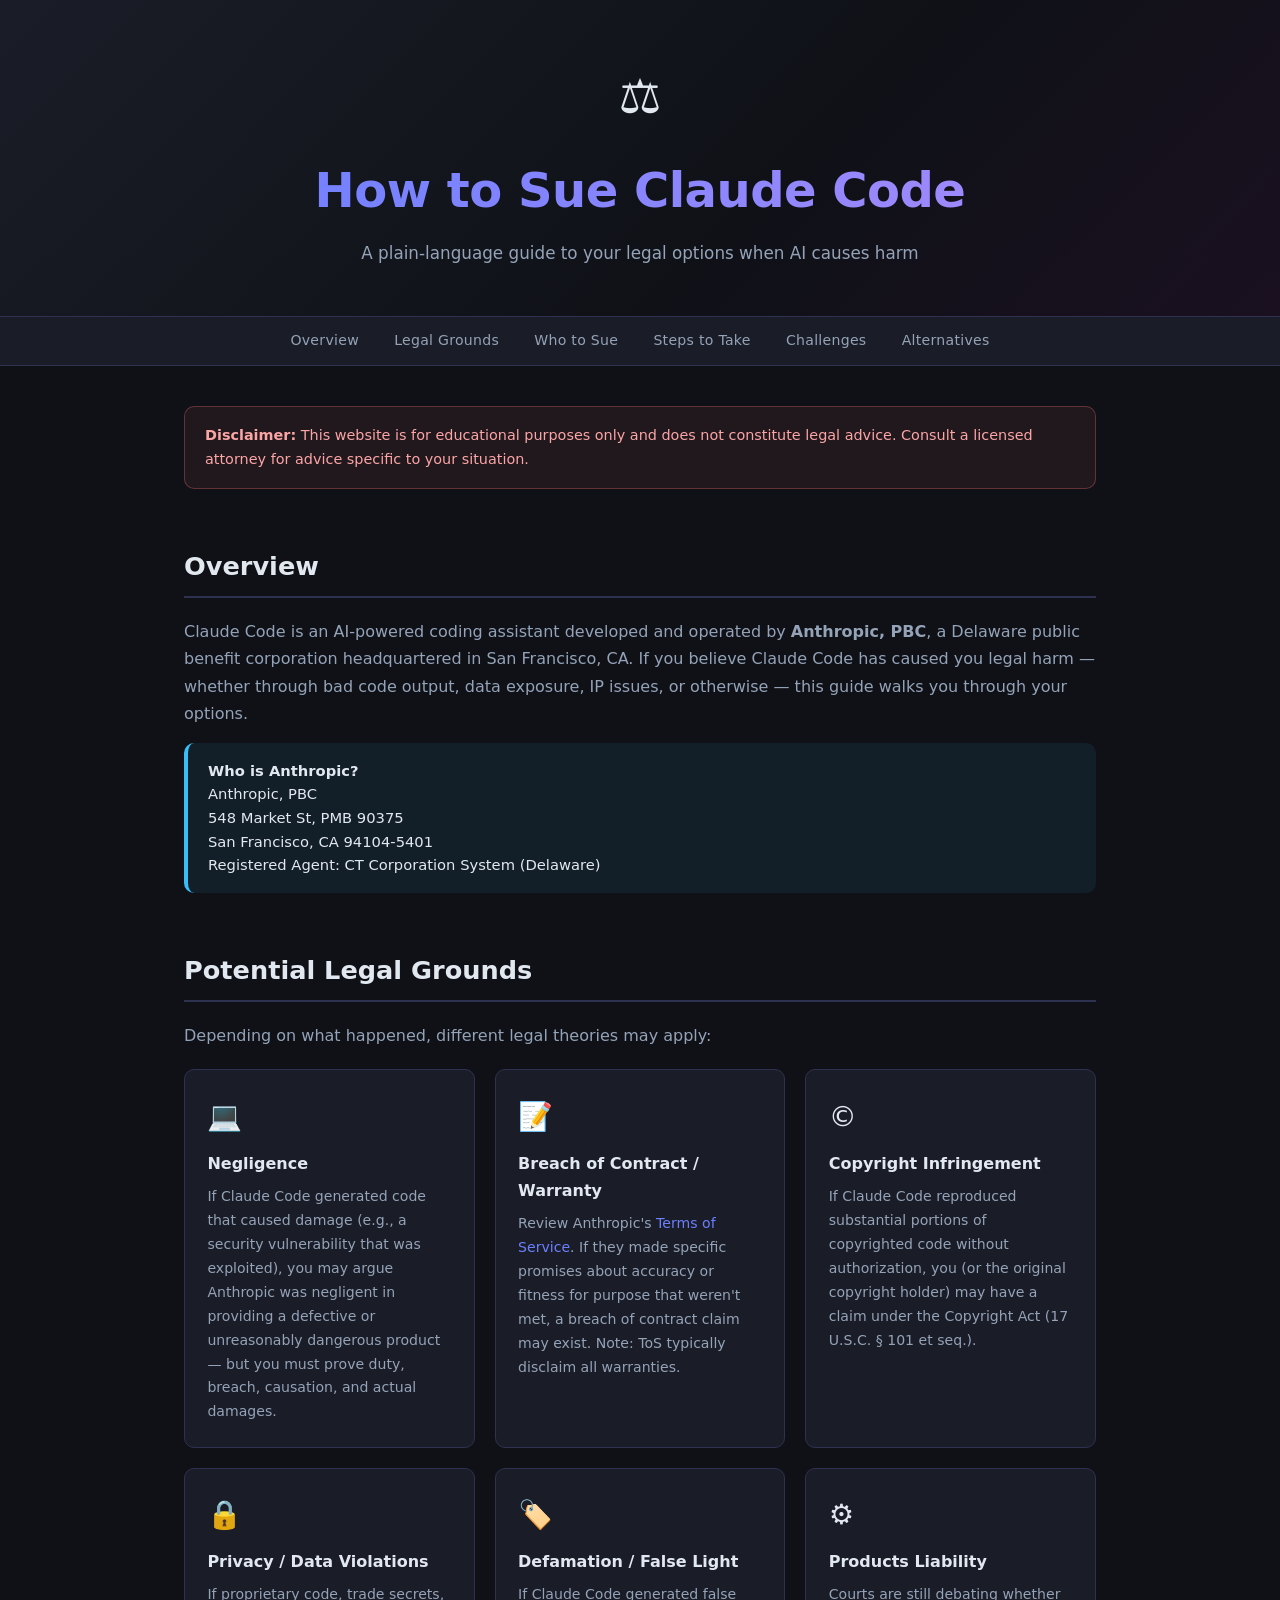
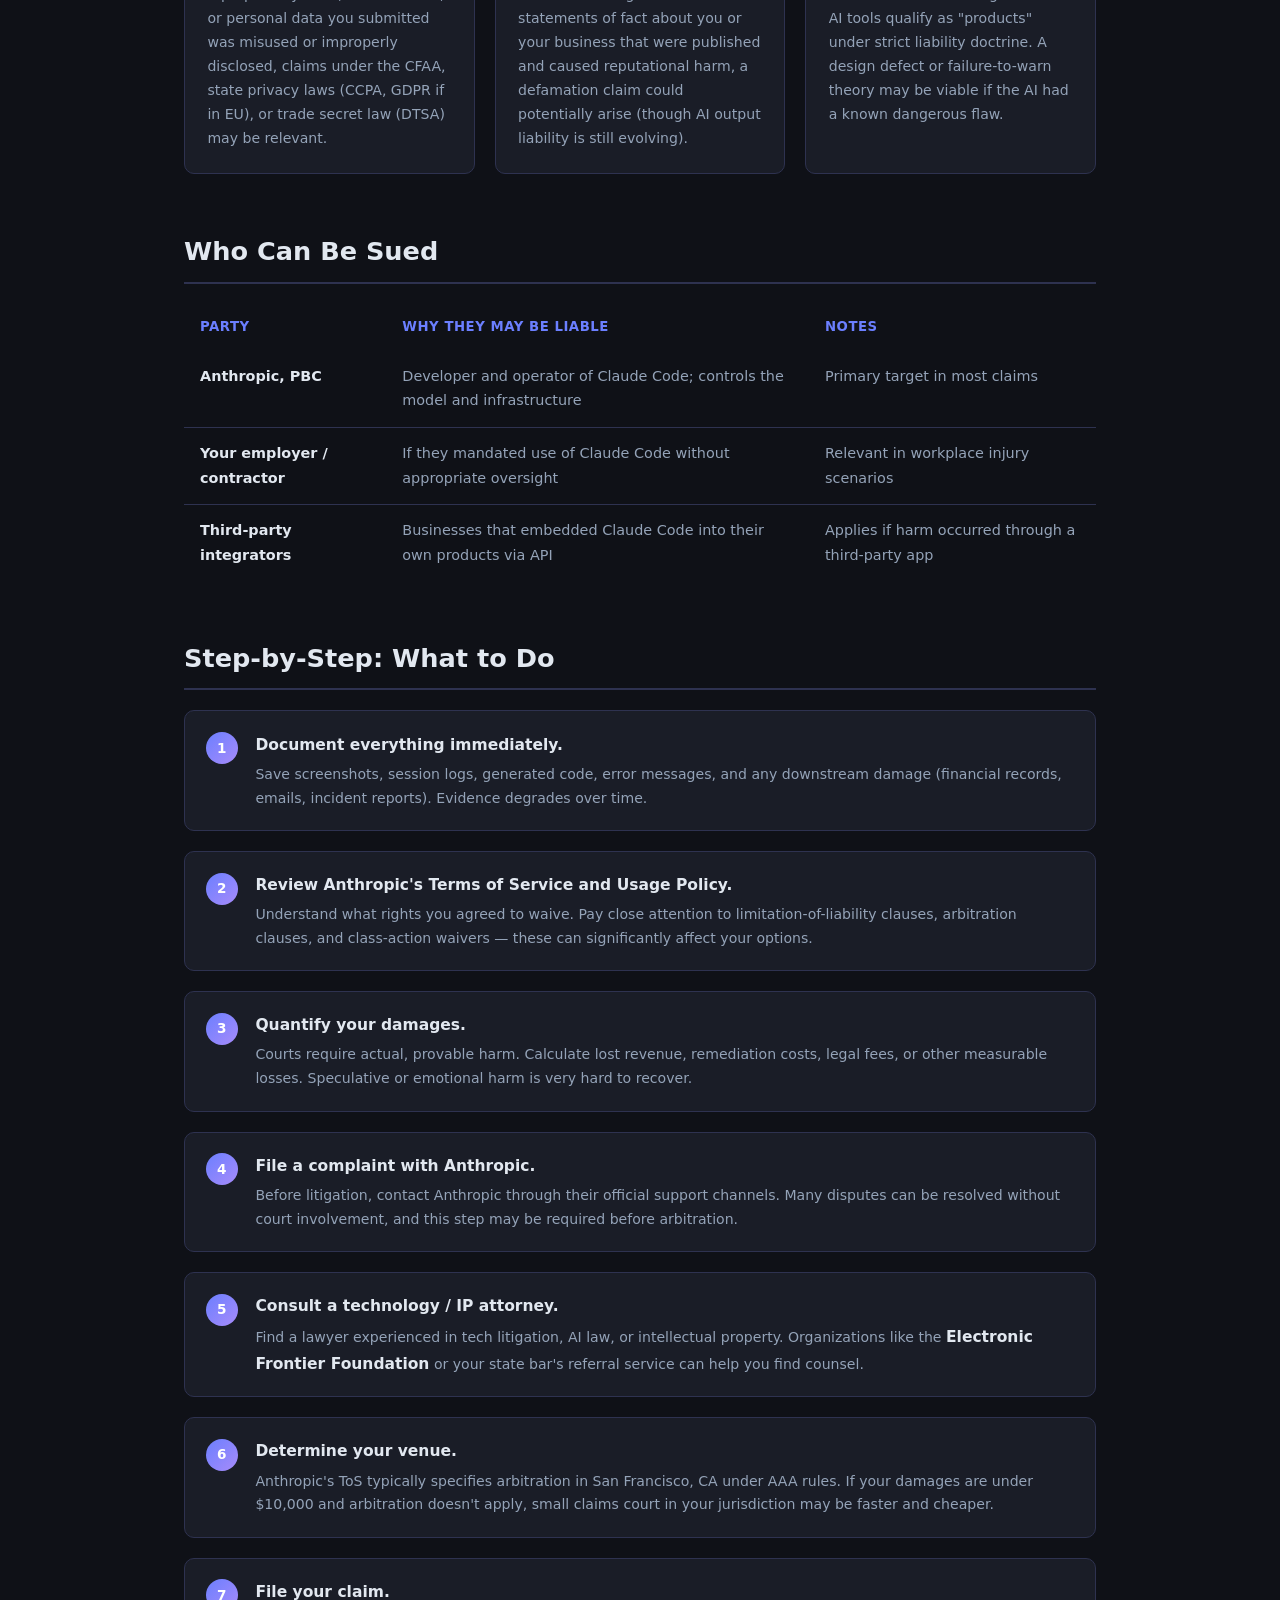
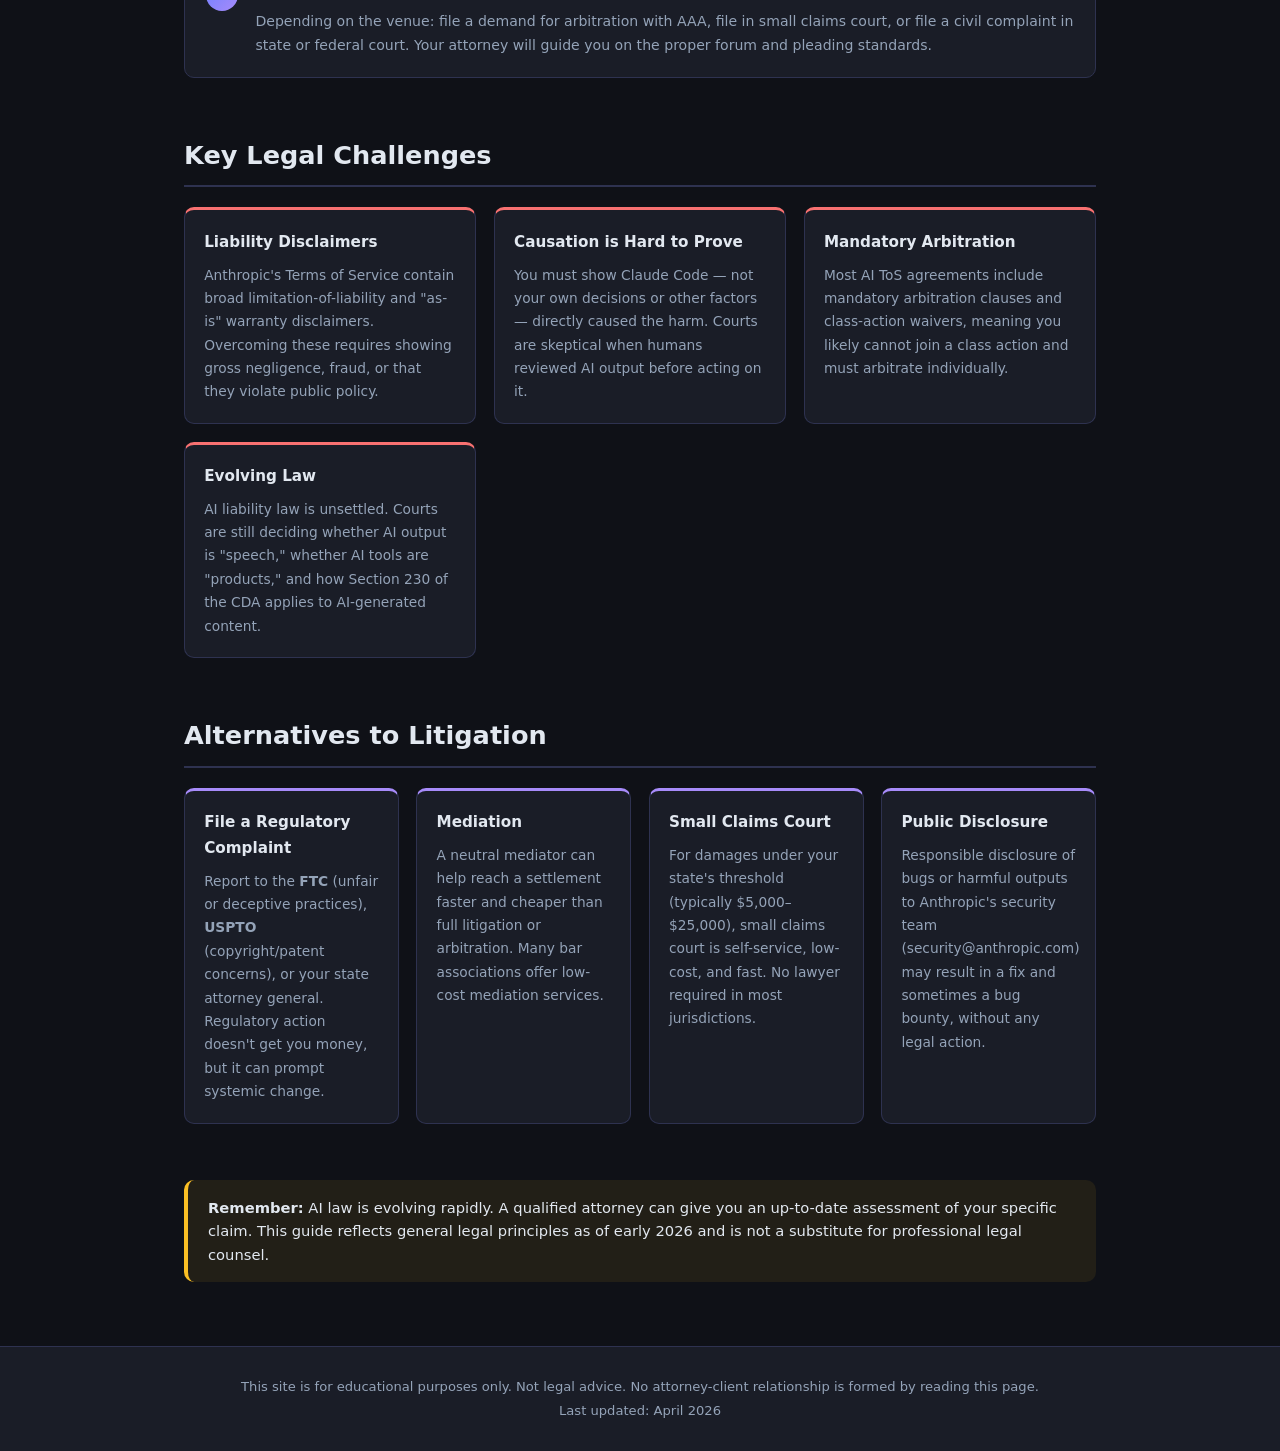
<file: index.html>
<!DOCTYPE html>
<html lang="en">
<head>
  <meta charset="UTF-8" />
  <meta name="viewport" content="width=device-width, initial-scale=1.0" />
  <title>How to Sue Claude Code</title>
  <link rel="stylesheet" href="style.css" />
</head>
<body>
  <header>
    <div class="header-inner">
      <div class="gavel-icon">⚖️</div>
      <h1>How to Sue Claude Code</h1>
      <p class="subtitle">A plain-language guide to your legal options when AI causes harm</p>
    </div>
  </header>

  <nav>
    <ul>
      <li><a href="#overview">Overview</a></li>
      <li><a href="#grounds">Legal Grounds</a></li>
      <li><a href="#who-to-sue">Who to Sue</a></li>
      <li><a href="#steps">Steps to Take</a></li>
      <li><a href="#challenges">Challenges</a></li>
      <li><a href="#alternatives">Alternatives</a></li>
    </ul>
  </nav>

  <main>
    <div class="disclaimer">
      <strong>Disclaimer:</strong> This website is for educational purposes only and does not constitute legal advice. Consult a licensed attorney for advice specific to your situation.
    </div>

    <section id="overview">
      <h2>Overview</h2>
      <p>Claude Code is an AI-powered coding assistant developed and operated by <strong>Anthropic, PBC</strong>, a Delaware public benefit corporation headquartered in San Francisco, CA. If you believe Claude Code has caused you legal harm — whether through bad code output, data exposure, IP issues, or otherwise — this guide walks you through your options.</p>
      <div class="callout info">
        <strong>Who is Anthropic?</strong><br />
        Anthropic, PBC<br />
        548 Market St, PMB 90375<br />
        San Francisco, CA 94104-5401<br />
        Registered Agent: CT Corporation System (Delaware)
      </div>
    </section>

    <section id="grounds">
      <h2>Potential Legal Grounds</h2>
      <p>Depending on what happened, different legal theories may apply:</p>
      <div class="cards">
        <div class="card"><div class="card-icon">💻</div><h3>Negligence</h3><p>If Claude Code generated code that caused damage (e.g., a security vulnerability that was exploited), you may argue Anthropic was negligent in providing a defective or unreasonably dangerous product — but you must prove duty, breach, causation, and actual damages.</p></div>
        <div class="card"><div class="card-icon">📝</div><h3>Breach of Contract / Warranty</h3><p>Review Anthropic's <a href="https://www.anthropic.com/legal/consumer-terms" target="_blank" rel="noopener">Terms of Service</a>. If they made specific promises about accuracy or fitness for purpose that weren't met, a breach of contract claim may exist. Note: ToS typically disclaim all warranties.</p></div>
        <div class="card"><div class="card-icon">©️</div><h3>Copyright Infringement</h3><p>If Claude Code reproduced substantial portions of copyrighted code without authorization, you (or the original copyright holder) may have a claim under the Copyright Act (17 U.S.C. § 101 et seq.).</p></div>
        <div class="card"><div class="card-icon">🔒</div><h3>Privacy / Data Violations</h3><p>If proprietary code, trade secrets, or personal data you submitted was misused or improperly disclosed, claims under the CFAA, state privacy laws (CCPA, GDPR if in EU), or trade secret law (DTSA) may be relevant.</p></div>
        <div class="card"><div class="card-icon">🏷️</div><h3>Defamation / False Light</h3><p>If Claude Code generated false statements of fact about you or your business that were published and caused reputational harm, a defamation claim could potentially arise (though AI output liability is still evolving).</p></div>
        <div class="card"><div class="card-icon">⚙️</div><h3>Products Liability</h3><p>Courts are still debating whether AI tools qualify as "products" under strict liability doctrine. A design defect or failure-to-warn theory may be viable if the AI had a known dangerous flaw.</p></div>
      </div>
    </section>

    <section id="who-to-sue">
      <h2>Who Can Be Sued</h2>
      <table>
        <thead><tr><th>Party</th><th>Why They May Be Liable</th><th>Notes</th></tr></thead>
        <tbody>
          <tr><td><strong>Anthropic, PBC</strong></td><td>Developer and operator of Claude Code; controls the model and infrastructure</td><td>Primary target in most claims</td></tr>
          <tr><td><strong>Your employer / contractor</strong></td><td>If they mandated use of Claude Code without appropriate oversight</td><td>Relevant in workplace injury scenarios</td></tr>
          <tr><td><strong>Third-party integrators</strong></td><td>Businesses that embedded Claude Code into their own products via API</td><td>Applies if harm occurred through a third-party app</td></tr>
        </tbody>
      </table>
    </section>

    <section id="steps">
      <h2>Step-by-Step: What to Do</h2>
      <ol class="steps-list">
        <li><span class="step-num">1</span><div><strong>Document everything immediately.</strong><p>Save screenshots, session logs, generated code, error messages, and any downstream damage (financial records, emails, incident reports). Evidence degrades over time.</p></div></li>
        <li><span class="step-num">2</span><div><strong>Review Anthropic's Terms of Service and Usage Policy.</strong><p>Understand what rights you agreed to waive. Pay close attention to limitation-of-liability clauses, arbitration clauses, and class-action waivers — these can significantly affect your options.</p></div></li>
        <li><span class="step-num">3</span><div><strong>Quantify your damages.</strong><p>Courts require actual, provable harm. Calculate lost revenue, remediation costs, legal fees, or other measurable losses. Speculative or emotional harm is very hard to recover.</p></div></li>
        <li><span class="step-num">4</span><div><strong>File a complaint with Anthropic.</strong><p>Before litigation, contact Anthropic through their official support channels. Many disputes can be resolved without court involvement, and this step may be required before arbitration.</p></div></li>
        <li><span class="step-num">5</span><div><strong>Consult a technology / IP attorney.</strong><p>Find a lawyer experienced in tech litigation, AI law, or intellectual property. Organizations like the <strong>Electronic Frontier Foundation</strong> or your state bar's referral service can help you find counsel.</p></div></li>
        <li><span class="step-num">6</span><div><strong>Determine your venue.</strong><p>Anthropic's ToS typically specifies arbitration in San Francisco, CA under AAA rules. If your damages are under $10,000 and arbitration doesn't apply, small claims court in your jurisdiction may be faster and cheaper.</p></div></li>
        <li><span class="step-num">7</span><div><strong>File your claim.</strong><p>Depending on the venue: file a demand for arbitration with AAA, file in small claims court, or file a civil complaint in state or federal court. Your attorney will guide you on the proper forum and pleading standards.</p></div></li>
      </ol>
    </section>

    <section id="challenges">
      <h2>Key Legal Challenges</h2>
      <div class="challenge-grid">
        <div class="challenge"><h3>Liability Disclaimers</h3><p>Anthropic's Terms of Service contain broad limitation-of-liability and "as-is" warranty disclaimers. Overcoming these requires showing gross negligence, fraud, or that they violate public policy.</p></div>
        <div class="challenge"><h3>Causation is Hard to Prove</h3><p>You must show Claude Code — not your own decisions or other factors — directly caused the harm. Courts are skeptical when humans reviewed AI output before acting on it.</p></div>
        <div class="challenge"><h3>Mandatory Arbitration</h3><p>Most AI ToS agreements include mandatory arbitration clauses and class-action waivers, meaning you likely cannot join a class action and must arbitrate individually.</p></div>
        <div class="challenge"><h3>Evolving Law</h3><p>AI liability law is unsettled. Courts are still deciding whether AI output is "speech," whether AI tools are "products," and how Section 230 of the CDA applies to AI-generated content.</p></div>
      </div>
    </section>

    <section id="alternatives">
      <h2>Alternatives to Litigation</h2>
      <div class="alt-cards">
        <div class="alt-card"><h3>File a Regulatory Complaint</h3><p>Report to the <strong>FTC</strong> (unfair or deceptive practices), <strong>USPTO</strong> (copyright/patent concerns), or your state attorney general. Regulatory action doesn't get you money, but it can prompt systemic change.</p></div>
        <div class="alt-card"><h3>Mediation</h3><p>A neutral mediator can help reach a settlement faster and cheaper than full litigation or arbitration. Many bar associations offer low-cost mediation services.</p></div>
        <div class="alt-card"><h3>Small Claims Court</h3><p>For damages under your state's threshold (typically $5,000–$25,000), small claims court is self-service, low-cost, and fast. No lawyer required in most jurisdictions.</p></div>
        <div class="alt-card"><h3>Public Disclosure</h3><p>Responsible disclosure of bugs or harmful outputs to Anthropic's security team (security@anthropic.com) may result in a fix and sometimes a bug bounty, without any legal action.</p></div>
      </div>
    </section>

    <div class="callout warning">
      <strong>Remember:</strong> AI law is evolving rapidly. A qualified attorney can give you an up-to-date assessment of your specific claim. This guide reflects general legal principles as of early 2026 and is not a substitute for professional legal counsel.
    </div>
  </main>

  <footer>
    <p>This site is for educational purposes only. Not legal advice. No attorney-client relationship is formed by reading this page.</p>
    <p>Last updated: April 2026</p>
  </footer>
</body>
</html>
</file>
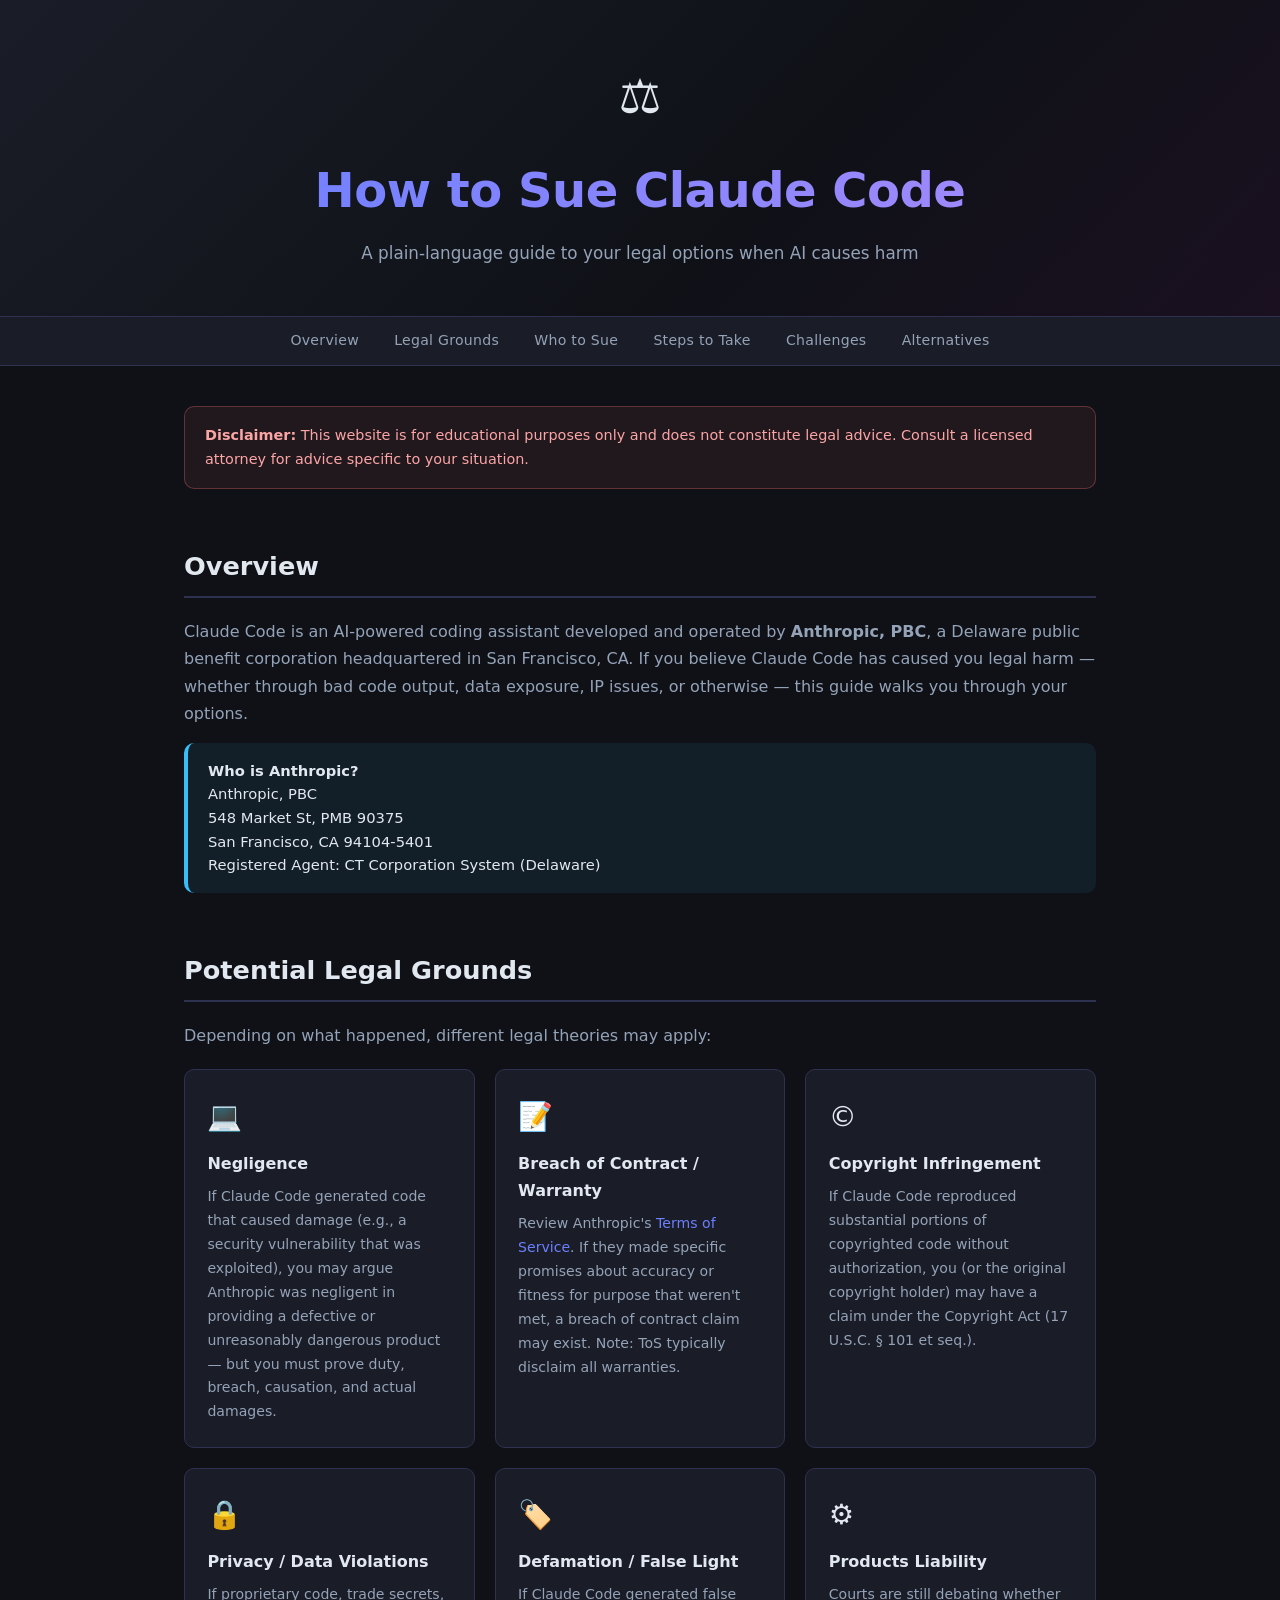
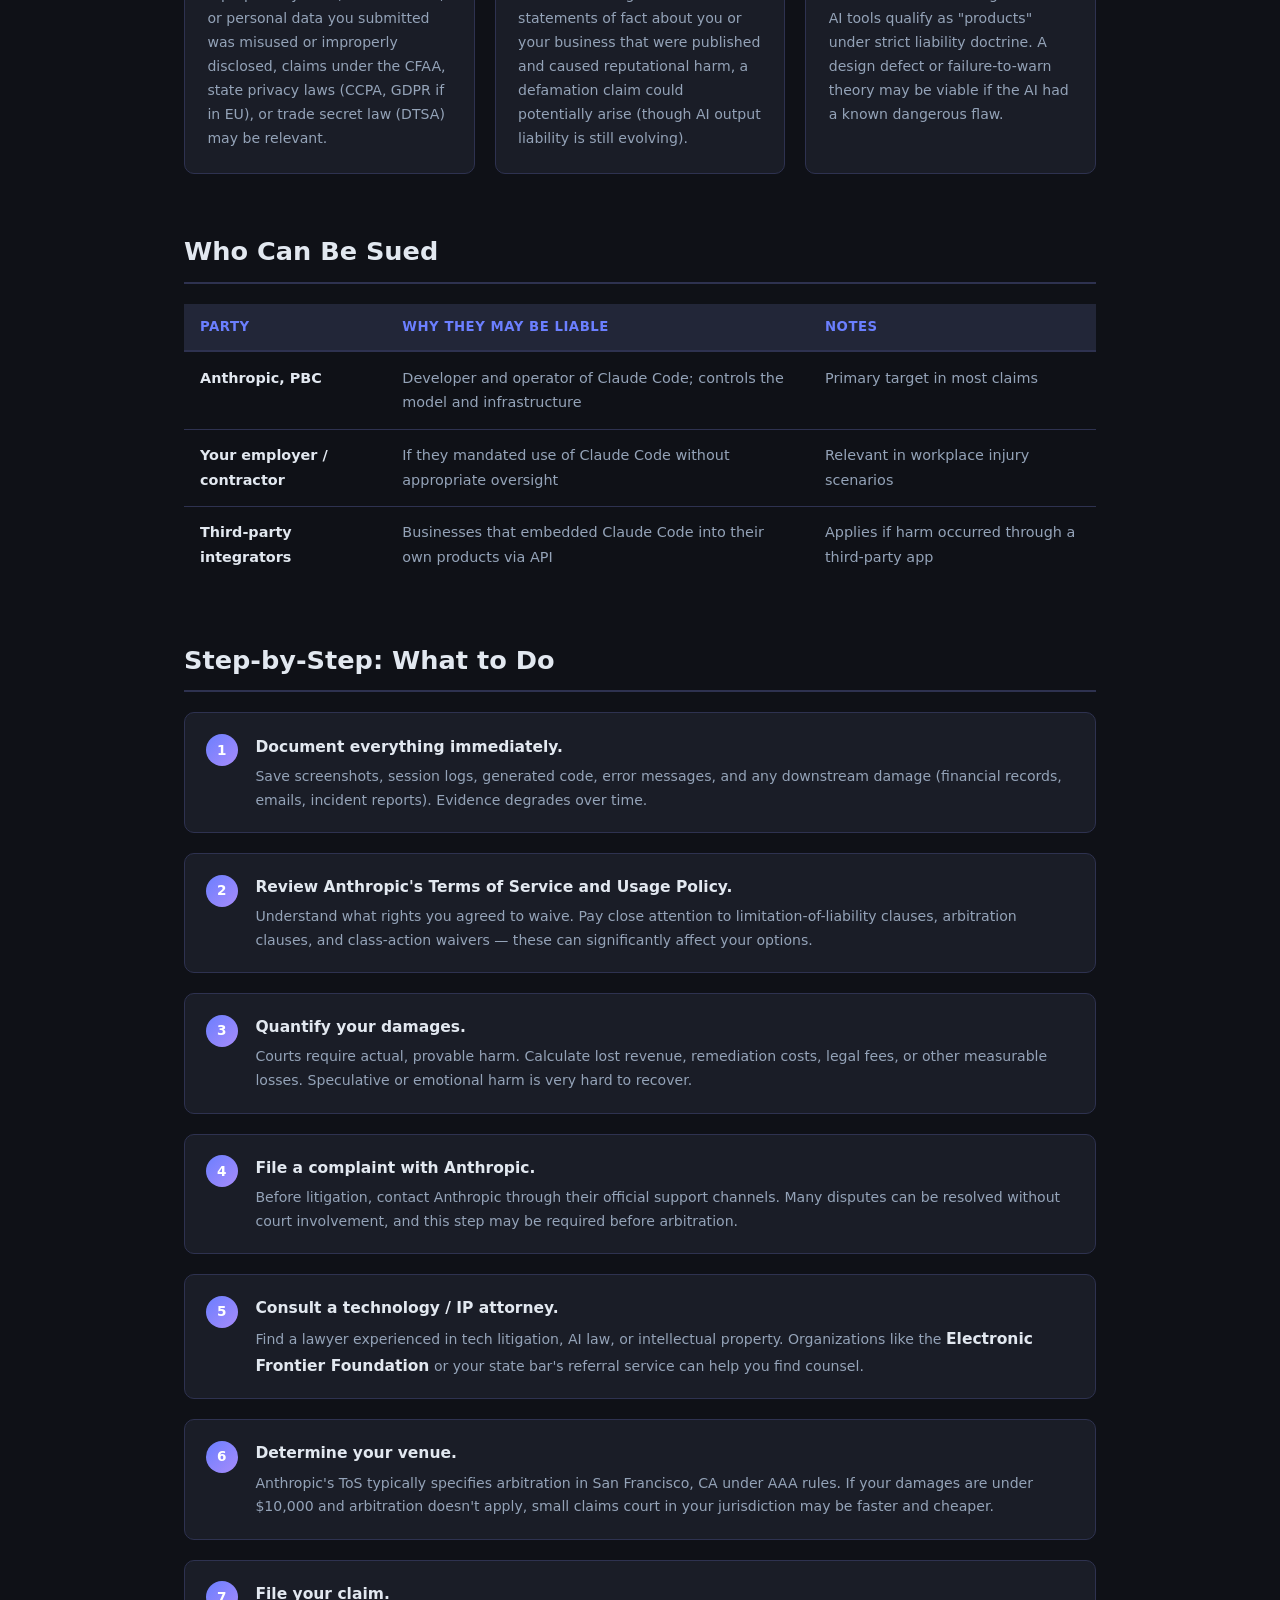
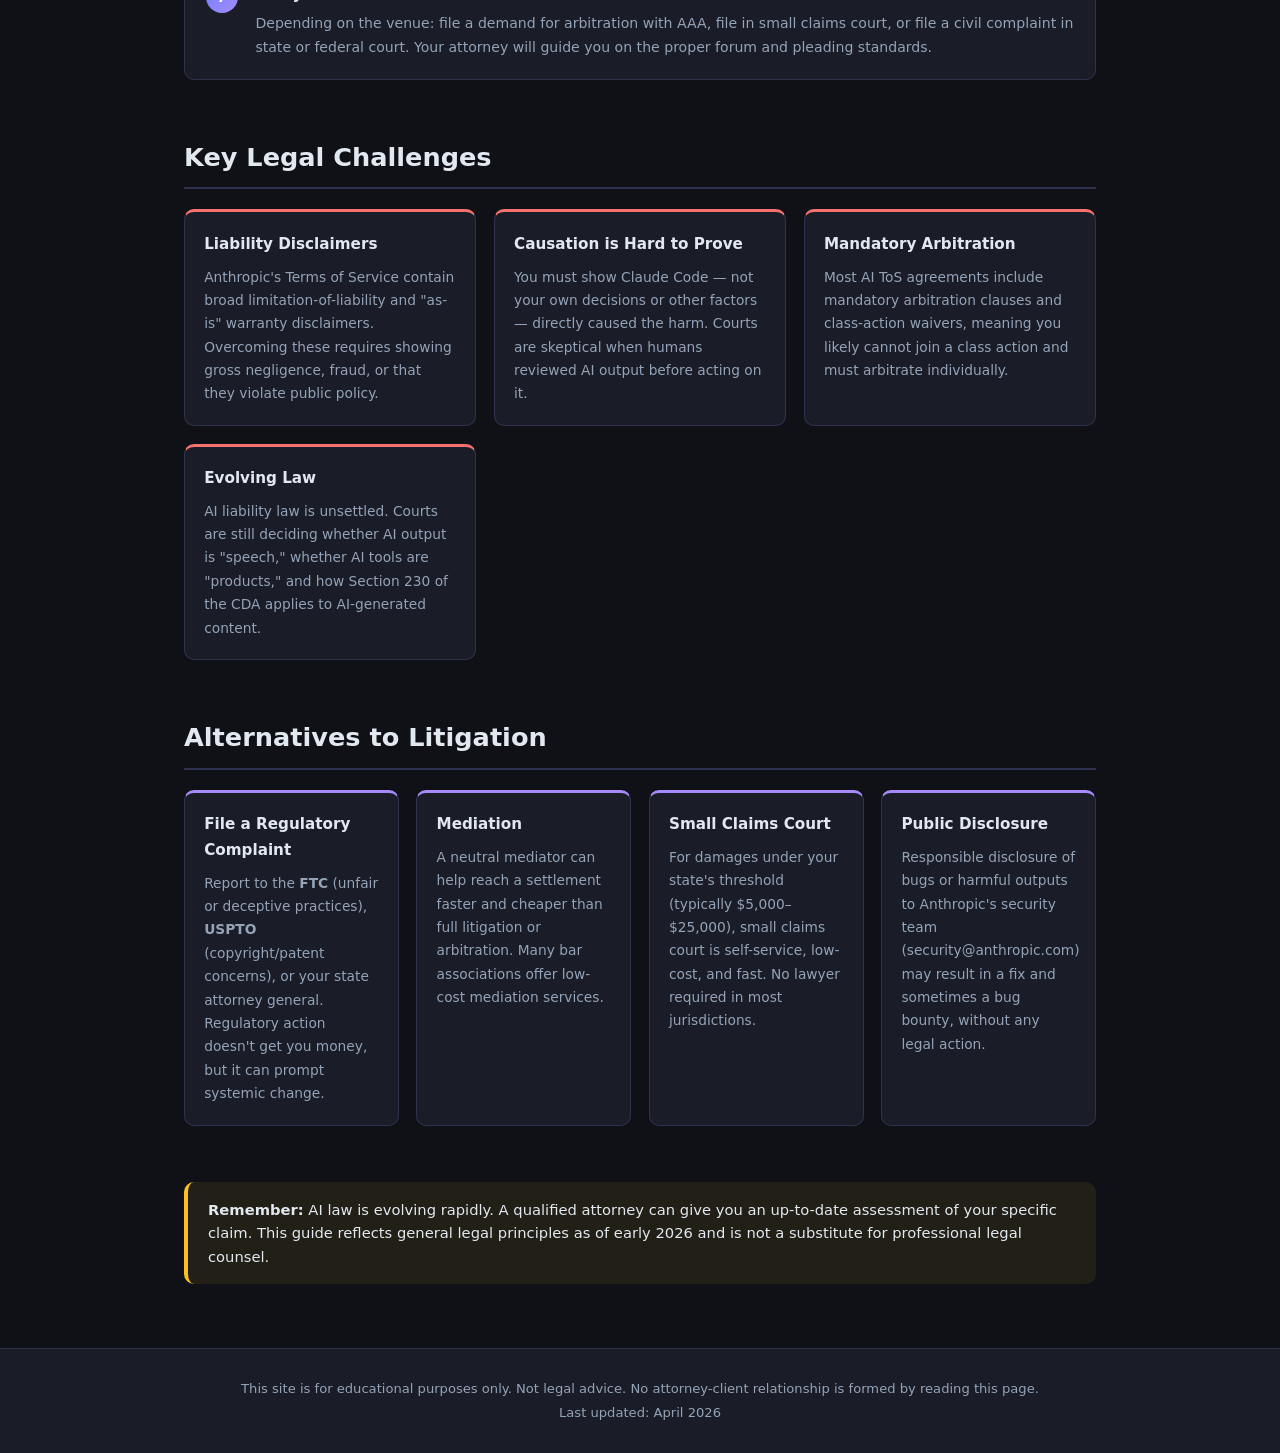
<file: sue-claude-code/index.html>
<!DOCTYPE html>
<html lang="en">
<head>
  <meta charset="UTF-8" />
  <meta name="viewport" content="width=device-width, initial-scale=1.0" />
  <title>How to Sue Claude Code</title>
  <link rel="stylesheet" href="style.css" />
</head>
<body>
  <header>
    <div class="header-inner">
      <div class="gavel-icon">⚖️</div>
      <h1>How to Sue Claude Code</h1>
      <p class="subtitle">A plain-language guide to your legal options when AI causes harm</p>
    </div>
  </header>

  <nav>
    <ul>
      <li><a href="#overview">Overview</a></li>
      <li><a href="#grounds">Legal Grounds</a></li>
      <li><a href="#who-to-sue">Who to Sue</a></li>
      <li><a href="#steps">Steps to Take</a></li>
      <li><a href="#challenges">Challenges</a></li>
      <li><a href="#alternatives">Alternatives</a></li>
    </ul>
  </nav>

  <main>
    <div class="disclaimer">
      <strong>Disclaimer:</strong> This website is for educational purposes only and does not constitute legal advice. Consult a licensed attorney for advice specific to your situation.
    </div>

    <!-- Overview -->
    <section id="overview">
      <h2>Overview</h2>
      <p>Claude Code is an AI-powered coding assistant developed and operated by <strong>Anthropic, PBC</strong>, a Delaware public benefit corporation headquartered in San Francisco, CA. If you believe Claude Code has caused you legal harm — whether through bad code output, data exposure, IP issues, or otherwise — this guide walks you through your options.</p>

      <div class="callout info">
        <strong>Who is Anthropic?</strong><br />
        Anthropic, PBC<br />
        548 Market St, PMB 90375<br />
        San Francisco, CA 94104-5401<br />
        Registered Agent: CT Corporation System (Delaware)
      </div>
    </section>

    <!-- Legal Grounds -->
    <section id="grounds">
      <h2>Potential Legal Grounds</h2>
      <p>Depending on what happened, different legal theories may apply:</p>

      <div class="cards">
        <div class="card">
          <div class="card-icon">💻</div>
          <h3>Negligence</h3>
          <p>If Claude Code generated code that caused damage (e.g., a security vulnerability that was exploited), you may argue Anthropic was negligent in providing a defective or unreasonably dangerous product — but you must prove duty, breach, causation, and actual damages.</p>
        </div>

        <div class="card">
          <div class="card-icon">📝</div>
          <h3>Breach of Contract / Warranty</h3>
          <p>Review Anthropic's <a href="https://www.anthropic.com/legal/consumer-terms" target="_blank" rel="noopener">Terms of Service</a>. If they made specific promises about accuracy or fitness for purpose that weren't met, a breach of contract claim may exist. Note: ToS typically disclaim all warranties.</p>
        </div>

        <div class="card">
          <div class="card-icon">©️</div>
          <h3>Copyright Infringement</h3>
          <p>If Claude Code reproduced substantial portions of copyrighted code without authorization, you (or the original copyright holder) may have a claim under the Copyright Act (17 U.S.C. § 101 et seq.).</p>
        </div>

        <div class="card">
          <div class="card-icon">🔒</div>
          <h3>Privacy / Data Violations</h3>
          <p>If proprietary code, trade secrets, or personal data you submitted was misused or improperly disclosed, claims under the CFAA, state privacy laws (CCPA, GDPR if in EU), or trade secret law (DTSA) may be relevant.</p>
        </div>

        <div class="card">
          <div class="card-icon">🏷️</div>
          <h3>Defamation / False Light</h3>
          <p>If Claude Code generated false statements of fact about you or your business that were published and caused reputational harm, a defamation claim could potentially arise (though AI output liability is still evolving).</p>
        </div>

        <div class="card">
          <div class="card-icon">⚙️</div>
          <h3>Products Liability</h3>
          <p>Courts are still debating whether AI tools qualify as "products" under strict liability doctrine. A design defect or failure-to-warn theory may be viable if the AI had a known dangerous flaw.</p>
        </div>
      </div>
    </section>

    <!-- Who to Sue -->
    <section id="who-to-sue">
      <h2>Who Can Be Sued</h2>
      <table>
        <thead>
          <tr>
            <th>Party</th>
            <th>Why They May Be Liable</th>
            <th>Notes</th>
          </tr>
        </thead>
        <tbody>
          <tr>
            <td><strong>Anthropic, PBC</strong></td>
            <td>Developer and operator of Claude Code; controls the model and infrastructure</td>
            <td>Primary target in most claims</td>
          </tr>
          <tr>
            <td><strong>Your employer / contractor</strong></td>
            <td>If they mandated use of Claude Code without appropriate oversight</td>
            <td>Relevant in workplace injury scenarios</td>
          </tr>
          <tr>
            <td><strong>Third-party integrators</strong></td>
            <td>Businesses that embedded Claude Code into their own products via API</td>
            <td>Applies if harm occurred through a third-party app</td>
          </tr>
        </tbody>
      </table>
    </section>

    <!-- Steps -->
    <section id="steps">
      <h2>Step-by-Step: What to Do</h2>
      <ol class="steps-list">
        <li>
          <span class="step-num">1</span>
          <div>
            <strong>Document everything immediately.</strong>
            <p>Save screenshots, session logs, generated code, error messages, and any downstream damage (financial records, emails, incident reports). Evidence degrades over time.</p>
          </div>
        </li>
        <li>
          <span class="step-num">2</span>
          <div>
            <strong>Review Anthropic's Terms of Service and Usage Policy.</strong>
            <p>Understand what rights you agreed to waive. Pay close attention to limitation-of-liability clauses, arbitration clauses, and class-action waivers — these can significantly affect your options.</p>
          </div>
        </li>
        <li>
          <span class="step-num">3</span>
          <div>
            <strong>Quantify your damages.</strong>
            <p>Courts require actual, provable harm. Calculate lost revenue, remediation costs, legal fees, or other measurable losses. Speculative or emotional harm is very hard to recover.</p>
          </div>
        </li>
        <li>
          <span class="step-num">4</span>
          <div>
            <strong>File a complaint with Anthropic.</strong>
            <p>Before litigation, contact Anthropic through their official support channels. Many disputes can be resolved without court involvement, and this step may be required before arbitration.</p>
          </div>
        </li>
        <li>
          <span class="step-num">5</span>
          <div>
            <strong>Consult a technology / IP attorney.</strong>
            <p>Find a lawyer experienced in tech litigation, AI law, or intellectual property. Organizations like the <strong>Electronic Frontier Foundation</strong> or your state bar's referral service can help you find counsel.</p>
          </div>
        </li>
        <li>
          <span class="step-num">6</span>
          <div>
            <strong>Determine your venue.</strong>
            <p>Anthropic's ToS typically specifies arbitration in San Francisco, CA under AAA rules. If your damages are under $10,000 and arbitration doesn't apply, small claims court in your jurisdiction may be faster and cheaper.</p>
          </div>
        </li>
        <li>
          <span class="step-num">7</span>
          <div>
            <strong>File your claim.</strong>
            <p>Depending on the venue: file a demand for arbitration with AAA, file in small claims court, or file a civil complaint in state or federal court. Your attorney will guide you on the proper forum and pleading standards.</p>
          </div>
        </li>
      </ol>
    </section>

    <!-- Challenges -->
    <section id="challenges">
      <h2>Key Legal Challenges</h2>

      <div class="challenge-grid">
        <div class="challenge">
          <h3>Liability Disclaimers</h3>
          <p>Anthropic's Terms of Service contain broad limitation-of-liability and "as-is" warranty disclaimers. Overcoming these requires showing gross negligence, fraud, or that they violate public policy.</p>
        </div>
        <div class="challenge">
          <h3>Causation is Hard to Prove</h3>
          <p>You must show Claude Code — not your own decisions or other factors — directly caused the harm. Courts are skeptical when humans reviewed AI output before acting on it.</p>
        </div>
        <div class="challenge">
          <h3>Mandatory Arbitration</h3>
          <p>Most AI ToS agreements include mandatory arbitration clauses and class-action waivers, meaning you likely cannot join a class action and must arbitrate individually.</p>
        </div>
        <div class="challenge">
          <h3>Evolving Law</h3>
          <p>AI liability law is unsettled. Courts are still deciding whether AI output is "speech," whether AI tools are "products," and how Section 230 of the CDA applies to AI-generated content.</p>
        </div>
      </div>
    </section>

    <!-- Alternatives -->
    <section id="alternatives">
      <h2>Alternatives to Litigation</h2>

      <div class="alt-cards">
        <div class="alt-card">
          <h3>File a Regulatory Complaint</h3>
          <p>Report to the <strong>FTC</strong> (unfair or deceptive practices), <strong>USPTO</strong> (copyright/patent concerns), or your state attorney general. Regulatory action doesn't get you money, but it can prompt systemic change.</p>
        </div>
        <div class="alt-card">
          <h3>Mediation</h3>
          <p>A neutral mediator can help reach a settlement faster and cheaper than full litigation or arbitration. Many bar associations offer low-cost mediation services.</p>
        </div>
        <div class="alt-card">
          <h3>Small Claims Court</h3>
          <p>For damages under your state's threshold (typically $5,000–$25,000), small claims court is self-service, low-cost, and fast. No lawyer required in most jurisdictions.</p>
        </div>
        <div class="alt-card">
          <h3>Public Disclosure</h3>
          <p>Responsible disclosure of bugs or harmful outputs to Anthropic's security team (security@anthropic.com) may result in a fix and sometimes a bug bounty, without any legal action.</p>
        </div>
      </div>
    </section>

    <div class="callout warning">
      <strong>Remember:</strong> AI law is evolving rapidly. A qualified attorney can give you an up-to-date assessment of your specific claim. This guide reflects general legal principles as of early 2026 and is not a substitute for professional legal counsel.
    </div>
  </main>

  <footer>
    <p>This site is for educational purposes only. Not legal advice. No attorney-client relationship is formed by reading this page.</p>
    <p>Last updated: April 2026</p>
  </footer>
</body>
</html>
</file>
<file: style.css>
/* ── Reset & Base ── */
*, *::before, *::after { box-sizing: border-box; margin: 0; padding: 0; }

:root {
  --bg:        #0f1117;
  --surface:   #1a1d27;
  --surface2:  #222638;
  --border:    #2e3250;
  --accent:    #6b7fff;
  --accent2:   #a78bfa;
  --danger:    #f87171;
  --warning:   #fbbf24;
  --info:      #38bdf8;
  --text:      #e2e8f0;
  --muted:     #94a3b8;
  --radius:    10px;
  --max-width: 960px;
}

html { scroll-behavior: smooth; }

body {
  background: var(--bg);
  color: var(--text);
  font-family: 'Segoe UI', system-ui, -apple-system, sans-serif;
  font-size: 16px;
  line-height: 1.7;
}

a { color: var(--accent); text-decoration: none; }
a:hover { text-decoration: underline; }

header {
  background: linear-gradient(135deg, #1a1d27 0%, #0f1117 60%, #1a1020 100%);
  border-bottom: 1px solid var(--border);
  padding: 3.5rem 1.5rem 3rem;
  text-align: center;
}

.header-inner { max-width: var(--max-width); margin: 0 auto; }
.gavel-icon { font-size: 3rem; margin-bottom: 0.75rem; }

header h1 {
  font-size: clamp(1.8rem, 5vw, 3rem);
  font-weight: 800;
  background: linear-gradient(90deg, var(--accent), var(--accent2));
  -webkit-background-clip: text;
  -webkit-text-fill-color: transparent;
  background-clip: text;
  letter-spacing: -0.5px;
  margin-bottom: 0.5rem;
}

.subtitle { color: var(--muted); font-size: 1.05rem; }

nav {
  background: var(--surface);
  border-bottom: 1px solid var(--border);
  position: sticky;
  top: 0;
  z-index: 100;
}

nav ul {
  display: flex;
  flex-wrap: wrap;
  justify-content: center;
  gap: 0;
  list-style: none;
  max-width: var(--max-width);
  margin: 0 auto;
}

nav ul li a {
  display: block;
  padding: 0.75rem 1.1rem;
  color: var(--muted);
  font-size: 0.88rem;
  font-weight: 500;
  letter-spacing: 0.02em;
  transition: color 0.2s;
}

nav ul li a:hover { color: var(--accent); text-decoration: none; }

main {
  max-width: var(--max-width);
  margin: 0 auto;
  padding: 2.5rem 1.5rem 4rem;
  display: flex;
  flex-direction: column;
  gap: 3.5rem;
}

section { scroll-margin-top: 56px; }

section h2 {
  font-size: 1.6rem;
  font-weight: 700;
  color: var(--text);
  margin-bottom: 1.25rem;
  padding-bottom: 0.5rem;
  border-bottom: 2px solid var(--border);
}

section p { color: var(--muted); margin-bottom: 1rem; }
section p:last-child { margin-bottom: 0; }

.callout {
  border-radius: var(--radius);
  padding: 1rem 1.25rem;
  font-size: 0.92rem;
  line-height: 1.6;
}

.callout.info {
  background: rgba(56, 189, 248, 0.08);
  border-left: 4px solid var(--info);
  color: var(--text);
}

.callout.warning {
  background: rgba(251, 191, 36, 0.08);
  border-left: 4px solid var(--warning);
  color: var(--text);
}

.disclaimer {
  background: rgba(248, 113, 113, 0.08);
  border: 1px solid rgba(248, 113, 113, 0.3);
  border-radius: var(--radius);
  padding: 1rem 1.25rem;
  font-size: 0.9rem;
  color: #fca5a5;
}

.cards {
  display: grid;
  grid-template-columns: repeat(auto-fill, minmax(270px, 1fr));
  gap: 1.25rem;
  margin-top: 1.25rem;
}

.card {
  background: var(--surface);
  border: 1px solid var(--border);
  border-radius: var(--radius);
  padding: 1.4rem;
  transition: border-color 0.2s, transform 0.2s;
}

.card:hover { border-color: var(--accent); transform: translateY(-2px); }
.card-icon { font-size: 1.75rem; margin-bottom: 0.6rem; }
.card h3 { font-size: 1rem; font-weight: 700; color: var(--text); margin-bottom: 0.5rem; }
.card p { font-size: 0.88rem; color: var(--muted); margin: 0; }

table { width: 100%; border-collapse: collapse; margin-top: 1rem; font-size: 0.9rem; }
theader tr { background: var(--surface2); border-bottom: 2px solid var(--border); }
th { text-align: left; padding: 0.75rem 1rem; color: var(--accent); font-weight: 600; font-size: 0.83rem; letter-spacing: 0.04em; text-transform: uppercase; }
td { padding: 0.85rem 1rem; border-bottom: 1px solid var(--border); color: var(--muted); vertical-align: top; }
tbody tr:last-child td { border-bottom: none; }
tbody tr:hover { background: rgba(107, 127, 255, 0.04); }
td strong { color: var(--text); }

.steps-list { list-style: none; display: flex; flex-direction: column; gap: 1.25rem; margin-top: 1rem; }

.steps-list li {
  display: flex;
  gap: 1.1rem;
  align-items: flex-start;
  background: var(--surface);
  border: 1px solid var(--border);
  border-radius: var(--radius);
  padding: 1.2rem 1.3rem;
}

.step-num {
  display: flex;
  align-items: center;
  justify-content: center;
  min-width: 2rem;
  height: 2rem;
  border-radius: 50%;
  background: linear-gradient(135deg, var(--accent), var(--accent2));
  color: #fff;
  font-weight: 800;
  font-size: 0.85rem;
  flex-shrink: 0;
  margin-top: 0.1rem;
}

.steps-list li > div { flex: 1; }
.steps-list li strong { color: var(--text); font-size: 0.97rem; }
.steps-list li p { font-size: 0.88rem; color: var(--muted); margin-top: 0.3rem; margin-bottom: 0; }

.challenge-grid {
  display: grid;
  grid-template-columns: repeat(auto-fill, minmax(220px, 1fr));
  gap: 1.1rem;
  margin-top: 1rem;
}

.challenge {
  background: var(--surface);
  border: 1px solid var(--border);
  border-top: 3px solid var(--danger);
  border-radius: var(--radius);
  padding: 1.2rem;
}

.challenge h3 { font-size: 0.95rem; font-weight: 700; color: var(--text); margin-bottom: 0.5rem; }
.challenge p { font-size: 0.86rem; color: var(--muted); margin: 0; }

.alt-cards {
  display: grid;
  grid-template-columns: repeat(auto-fill, minmax(210px, 1fr));
  gap: 1.1rem;
  margin-top: 1rem;
}

.alt-card {
  background: var(--surface);
  border: 1px solid var(--border);
  border-top: 3px solid var(--accent2);
  border-radius: var(--radius);
  padding: 1.2rem;
}

.alt-card h3 { font-size: 0.95rem; font-weight: 700; color: var(--text); margin-bottom: 0.5rem; }
.alt-card p { font-size: 0.86rem; color: var(--muted); margin: 0; }

footer {
  background: var(--surface);
  border-top: 1px solid var(--border);
  text-align: center;
  padding: 1.75rem 1.5rem;
  font-size: 0.82rem;
  color: var(--muted);
  line-height: 1.8;
}

@media (max-width: 600px) {
  nav ul li a { padding: 0.6rem 0.75rem; font-size: 0.8rem; }
  .cards, .challenge-grid, .alt-cards { grid-template-columns: 1fr; }
  table, thead, tbody, tr, th, td { display: block; }
  thead tr { display: none; }
  td { border-bottom: 1px solid var(--border); padding: 0.6rem 0.75rem; }
  tbody tr { border: 1px solid var(--border); border-radius: var(--radius); margin-bottom: 0.75rem; background: var(--surface); }
}
</file>
<file: sue-claude-code/style.css>
/* ── Reset & Base ── */
*, *::before, *::after { box-sizing: border-box; margin: 0; padding: 0; }

:root {
  --bg:        #0f1117;
  --surface:   #1a1d27;
  --surface2:  #222638;
  --border:    #2e3250;
  --accent:    #6b7fff;
  --accent2:   #a78bfa;
  --danger:    #f87171;
  --warning:   #fbbf24;
  --info:      #38bdf8;
  --text:      #e2e8f0;
  --muted:     #94a3b8;
  --radius:    10px;
  --max-width: 960px;
}

html { scroll-behavior: smooth; }

body {
  background: var(--bg);
  color: var(--text);
  font-family: 'Segoe UI', system-ui, -apple-system, sans-serif;
  font-size: 16px;
  line-height: 1.7;
}

a { color: var(--accent); text-decoration: none; }
a:hover { text-decoration: underline; }

/* ── Header ── */
header {
  background: linear-gradient(135deg, #1a1d27 0%, #0f1117 60%, #1a1020 100%);
  border-bottom: 1px solid var(--border);
  padding: 3.5rem 1.5rem 3rem;
  text-align: center;
}

.header-inner { max-width: var(--max-width); margin: 0 auto; }

.gavel-icon { font-size: 3rem; margin-bottom: 0.75rem; }

header h1 {
  font-size: clamp(1.8rem, 5vw, 3rem);
  font-weight: 800;
  background: linear-gradient(90deg, var(--accent), var(--accent2));
  -webkit-background-clip: text;
  -webkit-text-fill-color: transparent;
  background-clip: text;
  letter-spacing: -0.5px;
  margin-bottom: 0.5rem;
}

.subtitle {
  color: var(--muted);
  font-size: 1.05rem;
}

/* ── Nav ── */
nav {
  background: var(--surface);
  border-bottom: 1px solid var(--border);
  position: sticky;
  top: 0;
  z-index: 100;
}

nav ul {
  display: flex;
  flex-wrap: wrap;
  justify-content: center;
  gap: 0;
  list-style: none;
  max-width: var(--max-width);
  margin: 0 auto;
}

nav ul li a {
  display: block;
  padding: 0.75rem 1.1rem;
  color: var(--muted);
  font-size: 0.88rem;
  font-weight: 500;
  letter-spacing: 0.02em;
  transition: color 0.2s;
}

nav ul li a:hover {
  color: var(--accent);
  text-decoration: none;
}

/* ── Main Layout ── */
main {
  max-width: var(--max-width);
  margin: 0 auto;
  padding: 2.5rem 1.5rem 4rem;
  display: flex;
  flex-direction: column;
  gap: 3.5rem;
}

/* ── Section Headings ── */
section { scroll-margin-top: 56px; }

section h2 {
  font-size: 1.6rem;
  font-weight: 700;
  color: var(--text);
  margin-bottom: 1.25rem;
  padding-bottom: 0.5rem;
  border-bottom: 2px solid var(--border);
}

section p { color: var(--muted); margin-bottom: 1rem; }
section p:last-child { margin-bottom: 0; }

/* ── Callout Boxes ── */
.callout {
  border-radius: var(--radius);
  padding: 1rem 1.25rem;
  font-size: 0.92rem;
  line-height: 1.6;
}

.callout.info {
  background: rgba(56, 189, 248, 0.08);
  border-left: 4px solid var(--info);
  color: var(--text);
}

.callout.warning {
  background: rgba(251, 191, 36, 0.08);
  border-left: 4px solid var(--warning);
  color: var(--text);
}

.disclaimer {
  background: rgba(248, 113, 113, 0.08);
  border: 1px solid rgba(248, 113, 113, 0.3);
  border-radius: var(--radius);
  padding: 1rem 1.25rem;
  font-size: 0.9rem;
  color: #fca5a5;
}

/* ── Cards Grid ── */
.cards {
  display: grid;
  grid-template-columns: repeat(auto-fill, minmax(270px, 1fr));
  gap: 1.25rem;
  margin-top: 1.25rem;
}

.card {
  background: var(--surface);
  border: 1px solid var(--border);
  border-radius: var(--radius);
  padding: 1.4rem;
  transition: border-color 0.2s, transform 0.2s;
}

.card:hover {
  border-color: var(--accent);
  transform: translateY(-2px);
}

.card-icon { font-size: 1.75rem; margin-bottom: 0.6rem; }

.card h3 {
  font-size: 1rem;
  font-weight: 700;
  color: var(--text);
  margin-bottom: 0.5rem;
}

.card p {
  font-size: 0.88rem;
  color: var(--muted);
  margin: 0;
}

/* ── Table ── */
table {
  width: 100%;
  border-collapse: collapse;
  margin-top: 1rem;
  font-size: 0.9rem;
}

thead tr {
  background: var(--surface2);
  border-bottom: 2px solid var(--border);
}

th {
  text-align: left;
  padding: 0.75rem 1rem;
  color: var(--accent);
  font-weight: 600;
  font-size: 0.83rem;
  letter-spacing: 0.04em;
  text-transform: uppercase;
}

td {
  padding: 0.85rem 1rem;
  border-bottom: 1px solid var(--border);
  color: var(--muted);
  vertical-align: top;
}

tbody tr:last-child td { border-bottom: none; }
tbody tr:hover { background: rgba(107, 127, 255, 0.04); }
td strong { color: var(--text); }

/* ── Steps List ── */
.steps-list {
  list-style: none;
  display: flex;
  flex-direction: column;
  gap: 1.25rem;
  margin-top: 1rem;
}

.steps-list li {
  display: flex;
  gap: 1.1rem;
  align-items: flex-start;
  background: var(--surface);
  border: 1px solid var(--border);
  border-radius: var(--radius);
  padding: 1.2rem 1.3rem;
}

.step-num {
  display: flex;
  align-items: center;
  justify-content: center;
  min-width: 2rem;
  height: 2rem;
  border-radius: 50%;
  background: linear-gradient(135deg, var(--accent), var(--accent2));
  color: #fff;
  font-weight: 800;
  font-size: 0.85rem;
  flex-shrink: 0;
  margin-top: 0.1rem;
}

.steps-list li > div { flex: 1; }
.steps-list li strong { color: var(--text); font-size: 0.97rem; }
.steps-list li p { font-size: 0.88rem; color: var(--muted); margin-top: 0.3rem; margin-bottom: 0; }

/* ── Challenge Grid ── */
.challenge-grid {
  display: grid;
  grid-template-columns: repeat(auto-fill, minmax(220px, 1fr));
  gap: 1.1rem;
  margin-top: 1rem;
}

.challenge {
  background: var(--surface);
  border: 1px solid var(--border);
  border-top: 3px solid var(--danger);
  border-radius: var(--radius);
  padding: 1.2rem;
}

.challenge h3 {
  font-size: 0.95rem;
  font-weight: 700;
  color: var(--text);
  margin-bottom: 0.5rem;
}

.challenge p {
  font-size: 0.86rem;
  color: var(--muted);
  margin: 0;
}

/* ── Alt Cards ── */
.alt-cards {
  display: grid;
  grid-template-columns: repeat(auto-fill, minmax(210px, 1fr));
  gap: 1.1rem;
  margin-top: 1rem;
}

.alt-card {
  background: var(--surface);
  border: 1px solid var(--border);
  border-top: 3px solid var(--accent2);
  border-radius: var(--radius);
  padding: 1.2rem;
}

.alt-card h3 {
  font-size: 0.95rem;
  font-weight: 700;
  color: var(--text);
  margin-bottom: 0.5rem;
}

.alt-card p {
  font-size: 0.86rem;
  color: var(--muted);
  margin: 0;
}

/* ── Footer ── */
footer {
  background: var(--surface);
  border-top: 1px solid var(--border);
  text-align: center;
  padding: 1.75rem 1.5rem;
  font-size: 0.82rem;
  color: var(--muted);
  line-height: 1.8;
}

/* ── Responsive ── */
@media (max-width: 600px) {
  nav ul li a { padding: 0.6rem 0.75rem; font-size: 0.8rem; }
  .cards, .challenge-grid, .alt-cards { grid-template-columns: 1fr; }
  table, thead, tbody, tr, th, td { display: block; }
  thead tr { display: none; }
  td { border-bottom: 1px solid var(--border); padding: 0.6rem 0.75rem; }
  tbody tr { border: 1px solid var(--border); border-radius: var(--radius); margin-bottom: 0.75rem; background: var(--surface); }
}
</file>
